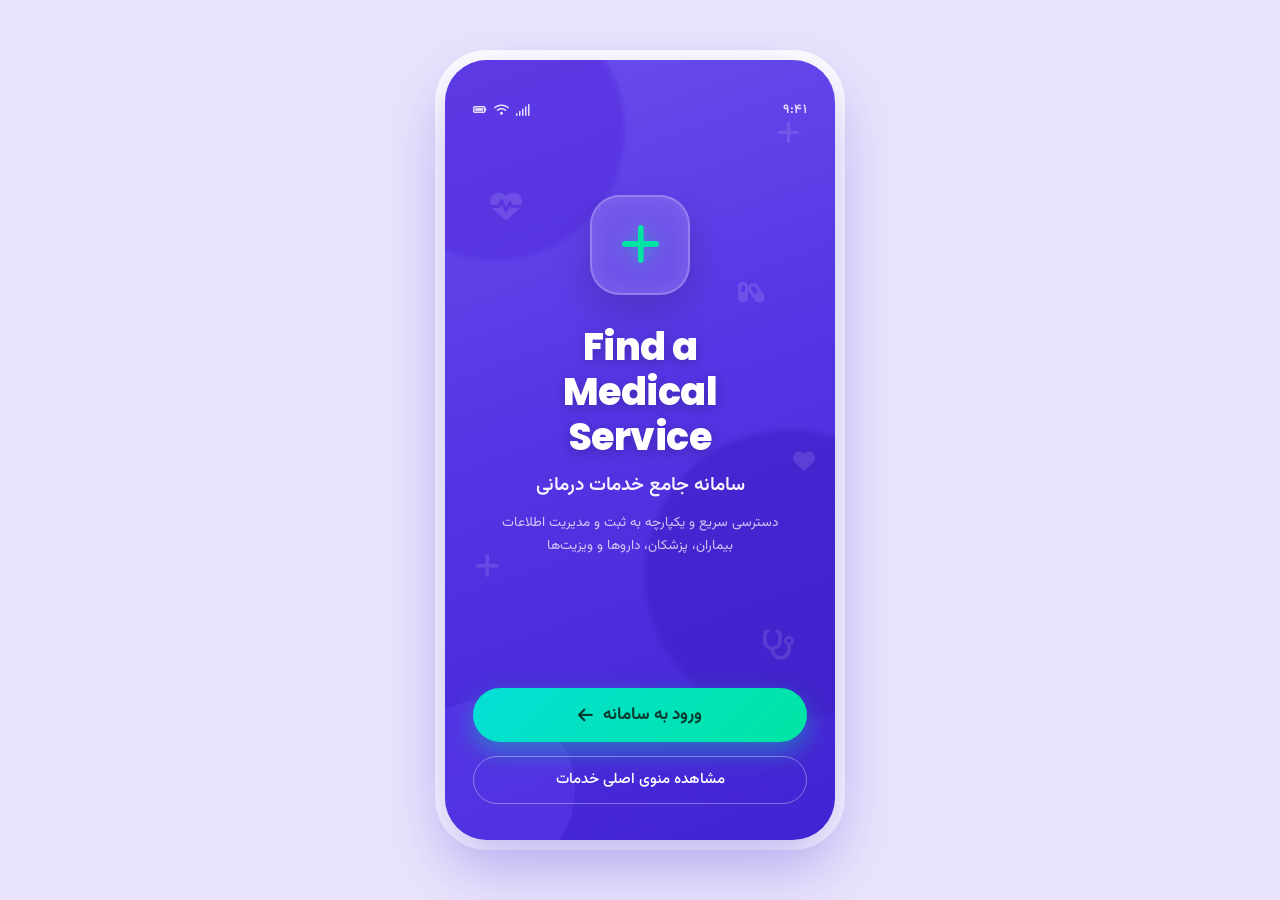
<file: index.html>
<!DOCTYPE html>
<html lang="fa" dir="rtl">
<head>
  <meta charset="UTF-8">
  <meta name="viewport" content="width=device-width, initial-scale=1.0">
  <title>سامانه سلامت | Find a Medical Service</title>
  <!-- Google Fonts: Vazirmatn & Poppins -->
  <link rel="preconnect" href="https://fonts.googleapis.com">
  <link rel="preconnect" href="https://fonts.gstatic.com" crossorigin>
  <link href="https://fonts.googleapis.com/css2?family=Poppins:wght@400;600;700;800&family=Vazirmatn:wght@300;400;500;600;700;800;900&display=swap" rel="stylesheet">
  <!-- Font Awesome Icons -->
  <link rel="stylesheet" href="https://cdnjs.cloudflare.com/ajax/libs/font-awesome/6.4.0/css/all.min.css">
  <style>
    * {
      box-sizing: border-box;
      margin: 0;
      padding: 0;
      font-family: 'Vazirmatn', 'Poppins', sans-serif;
      -webkit-tap-highlight-color: transparent;
    }

    body {
      min-height: 100vh;
      background: #e9e4fc;
      display: flex;
      justify-content: center;
      align-items: center;
      padding: 20px;
      overflow-x: hidden;
    }

    /* شبیه‌ساز فریم موبایل دقیقا مشابه طرح */
    .app-screen {
      position: relative;
      width: 100%;
      max-width: 390px;
      height: 780px;
      max-height: 94vh;
      background: linear-gradient(160deg, #6c4ded 0%, #5434e3 45%, #4223d2 100%);
      border-radius: 42px;
      box-shadow: 0 25px 60px rgba(78, 48, 214, 0.35), 0 0 0 10px #ffffff;
      overflow: hidden;
      display: flex;
      flex-direction: column;
      justify-content: space-between;
      padding: 40px 28px 36px;
      color: #ffffff;
      animation: screenFadeIn 0.8s cubic-bezier(0.16, 1, 0.3, 1) forwards;
    }

    @keyframes screenFadeIn {
      from {
        opacity: 0;
        transform: translateY(24px) scale(0.97);
      }
      to {
        opacity: 1;
        transform: translateY(0) scale(1);
      }
    }

    /* پترن‌های شناور و ارگانیک پس‌زمینه دقیقا مثل عکس */
    .bg-blob {
      position: absolute;
      border-radius: 50%;
      pointer-events: none;
      z-index: 1;
    }

    .blob-1 {
      width: 260px;
      height: 260px;
      background: rgba(84, 45, 222, 0.6);
      top: -60px;
      left: -80px;
      filter: blur(2px);
    }

    .blob-2 {
      width: 290px;
      height: 290px;
      background: rgba(62, 30, 195, 0.55);
      bottom: 120px;
      right: -100px;
      filter: blur(2px);
    }

    .blob-3 {
      width: 180px;
      height: 180px;
      background: rgba(94, 62, 238, 0.45);
      bottom: -40px;
      left: -50px;
    }

    /* آیکون‌های وکتور پزشکی شناور در پس‌زمینه با شفافیت ملایم */
    .medical-watermark {
      position: absolute;
      pointer-events: none;
      z-index: 2;
      color: rgba(255, 255, 255, 0.12);
      transition: all 0.5s ease;
    }

    .wm-1 { top: 60px; right: 35px; font-size: 26px; animation: floatAnim 6s ease-in-out infinite; }
    .wm-2 { top: 130px; left: 45px; font-size: 32px; animation: floatAnim 8s ease-in-out infinite reverse; }
    .wm-3 { top: 220px; right: 70px; font-size: 24px; animation: floatAnim 7s ease-in-out 1s infinite; }
    .wm-4 { bottom: 260px; left: 30px; font-size: 28px; animation: floatAnim 9s ease-in-out 0.5s infinite reverse; }
    .wm-5 { bottom: 180px; right: 40px; font-size: 30px; animation: floatAnim 6.5s ease-in-out 2s infinite; }
    .wm-6 { top: 50%; right: 20px; font-size: 22px; animation: floatAnim 7.5s ease-in-out 1.5s infinite; }

    @keyframes floatAnim {
      0%, 100% { transform: translateY(0) rotate(0deg); }
      50% { transform: translateY(-12px) rotate(6deg); }
    }

    /* نوار وضعیت بالای صفحه */
    .status-bar {
      position: relative;
      z-index: 3;
      display: flex;
      justify-content: space-between;
      align-items: center;
      font-size: 13px;
      font-weight: 600;
      letter-spacing: 0.5px;
      opacity: 0.85;
      font-family: 'Poppins', sans-serif;
    }

    .status-icons {
      display: flex;
      gap: 6px;
      font-size: 12px;
    }

    /* محتوای وسط صفحه */
    .content-center {
      position: relative;
      z-index: 3;
      text-align: center;
      margin-top: auto;
      margin-bottom: auto;
      padding: 20px 0;
    }

    /* نشان درخشان وسط */
    .brand-icon-wrapper {
      position: relative;
      width: 100px;
      height: 100px;
      margin: 0 auto 30px;
      display: flex;
      align-items: center;
      justify-content: center;
      background: rgba(255, 255, 255, 0.12);
      border: 2px solid rgba(255, 255, 255, 0.25);
      border-radius: 30px;
      backdrop-filter: blur(10px);
      box-shadow: 0 15px 35px rgba(0, 0, 0, 0.15), inset 0 0 20px rgba(255, 255, 255, 0.1);
      animation: pulseGlow 3s ease-in-out infinite;
    }

    @keyframes pulseGlow {
      0%, 100% {
        box-shadow: 0 15px 35px rgba(0, 0, 0, 0.15), 0 0 0 0 rgba(0, 229, 163, 0.3);
      }
      50% {
        box-shadow: 0 20px 45px rgba(0, 0, 0, 0.2), 0 0 0 14px rgba(0, 229, 163, 0);
      }
    }

    .brand-icon-wrapper i {
      font-size: 46px;
      color: #00E5A3;
      filter: drop-shadow(0 2px 8px rgba(0, 229, 163, 0.4));
    }

    /* عنوان بزرگ با استایل عکس */
    .title-en {
      font-family: 'Poppins', sans-serif;
      font-size: 38px;
      font-weight: 800;
      line-height: 1.18;
      letter-spacing: -0.5px;
      margin-bottom: 12px;
      color: #ffffff;
      text-shadow: 0 3px 12px rgba(0, 0, 0, 0.2);
    }

    .title-fa {
      font-size: 19px;
      font-weight: 600;
      color: rgba(255, 255, 255, 0.95);
      margin-bottom: 12px;
    }

    .description {
      font-size: 13.5px;
      line-height: 1.7;
      color: rgba(255, 255, 255, 0.75);
      max-width: 290px;
      margin: 0 auto;
      font-weight: 400;
    }

    /* دکمه‌های پایین صفحه دقیقا طبق عکس */
    .actions-footer {
      position: relative;
      z-index: 3;
      display: flex;
      flex-direction: column;
      gap: 14px;
      margin-top: auto;
    }

    .btn-login {
      display: flex;
      align-items: center;
      justify-content: center;
      gap: 10px;
      width: 100%;
      height: 54px;
      background: linear-gradient(135deg, #05DFD7 0%, #00E5A3 100%);
      color: #063c32;
      font-size: 17px;
      font-weight: 700;
      text-decoration: none;
      border-radius: 30px;
      box-shadow: 0 10px 25px rgba(0, 229, 163, 0.38);
      border: none;
      cursor: pointer;
      transition: all 0.3s cubic-bezier(0.16, 1, 0.3, 1);
    }

    .btn-login:hover {
      transform: translateY(-3px) scale(1.02);
      box-shadow: 0 14px 32px rgba(0, 229, 163, 0.5);
      background: linear-gradient(135deg, #26e9e1 0%, #15f0b1 100%);
    }

    .btn-login:active {
      transform: translateY(1px) scale(0.98);
    }

    .btn-create-account {
      display: flex;
      align-items: center;
      justify-content: center;
      width: 100%;
      height: 48px;
      background: transparent;
      color: #ffffff;
      font-size: 15px;
      font-weight: 500;
      text-decoration: none;
      border-radius: 30px;
      border: 1.5px solid rgba(255, 255, 255, 0.35);
      cursor: pointer;
      transition: all 0.25s ease;
    }

    .btn-create-account:hover {
      background: rgba(255, 255, 255, 0.12);
      border-color: rgba(255, 255, 255, 0.7);
      transform: translateY(-2px);
    }

    /* انیمیشن خروج به هنگام کلیک روی ورود */
    .transitioning {
      animation: exitSplash 0.55s cubic-bezier(0.7, 0, 0.84, 0) forwards;
    }

    @keyframes exitSplash {
      0% {
        opacity: 1;
        transform: scale(1);
      }
      100% {
        opacity: 0;
        transform: scale(1.08) translateY(-20px);
      }
    }
  </style>
</head>
<body>

  <!-- صفحه اپلیکیشن با طراحی اختصاصی مشابه تصویر ارسالی -->
  <div class="app-screen" id="splashScreen">
    
    <!-- لکه‌های بنفش پس‌زمینه ارگانیک -->
    <div class="bg-blob blob-1"></div>
    <div class="bg-blob blob-2"></div>
    <div class="bg-blob blob-3"></div>

    <!-- آیکون‌های وکتور شناور -->
    <i class="fas fa-plus medical-watermark wm-1"></i>
    <i class="fas fa-heart-pulse medical-watermark wm-2"></i>
    <i class="fas fa-capsules medical-watermark wm-3"></i>
    <i class="fas fa-plus medical-watermark wm-4"></i>
    <i class="fas fa-stethoscope medical-watermark wm-5"></i>
    <i class="fas fa-heart medical-watermark wm-6"></i>

    <!-- نوار وضعیت بالای صفحه -->
    <div class="status-bar">
      <span>۹:۴۱</span>
      <div class="status-icons">
        <i class="fas fa-signal"></i>
        <i class="fas fa-wifi"></i>
        <i class="fas fa-battery-full"></i>
      </div>
    </div>

    <!-- بخش اصلی وسط صفحه -->
    <div class="content-center">
      <div class="brand-icon-wrapper">
        <i class="fas fa-plus"></i>
      </div>
      
      <h1 class="title-en">Find a<br>Medical<br>Service</h1>
      <h2 class="title-fa">سامانه جامع خدمات درمانی</h2>
      
      <p class="description">
        دسترسی سریع و یکپارچه به ثبت و مدیریت اطلاعات بیماران، پزشکان، داروها و ویزیت‌ها
      </p>
    </div>

    <!-- دکمه‌های ورود و ایجاد حساب -->
    <div class="actions-footer">
      <button class="btn-login" id="enterBtn" onclick="goToMenu()">
        <span>ورود به سامانه</span>
        <i class="fas fa-arrow-left"></i>
      </button>

      <a href="menu.html" class="btn-create-account" onclick="goToMenu(event)">
        مشاهده منوی اصلی خدمات
      </a>
    </div>

  </div>

  <script>
    function goToMenu(e) {
      if(e) e.preventDefault();
      const screen = document.getElementById('splashScreen');
      screen.classList.add('transitioning');
      setTimeout(function() {
        window.location.href = 'menu.html';
      }, 450);
    }
  </script>
</body>
</html>
</file>
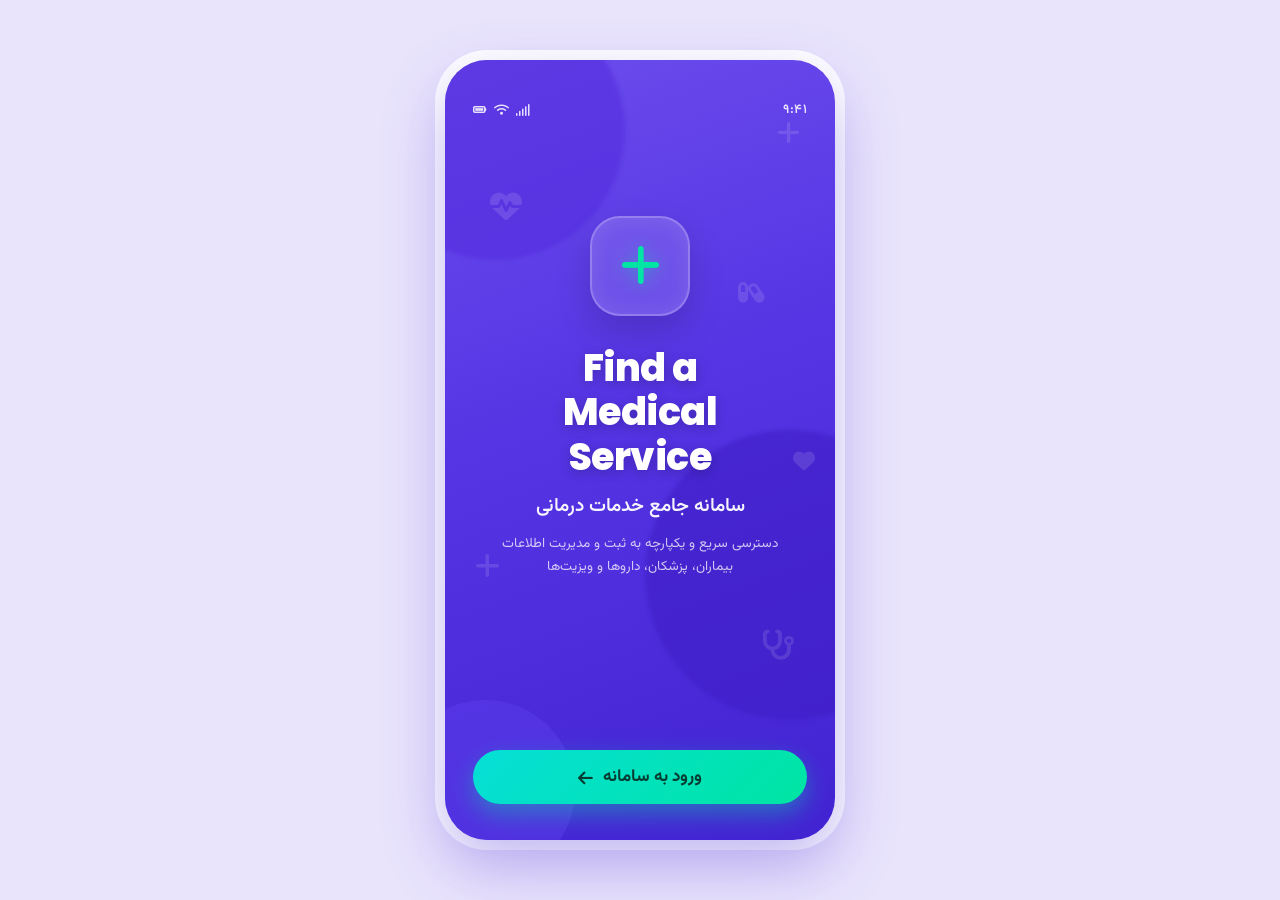
<file: main/index.html>
<!DOCTYPE html>
<html lang="fa" dir="rtl">
<head>
  <meta charset="UTF-8">
  <meta name="viewport" content="width=device-width, initial-scale=1.0">
  <title>سامانه سلامت | Find a Medical Service</title>
  <!-- Google Fonts: Vazirmatn & Poppins -->
  <link rel="preconnect" href="https://fonts.googleapis.com">
  <link rel="preconnect" href="https://fonts.gstatic.com" crossorigin>
  <link href="https://fonts.googleapis.com/css2?family=Poppins:wght@400;600;700;800&family=Vazirmatn:wght@300;400;500;600;700;800;900&display=swap" rel="stylesheet">
  <!-- Font Awesome Icons -->
  <link rel="stylesheet" href="https://cdnjs.cloudflare.com/ajax/libs/font-awesome/6.4.0/css/all.min.css">
  <style>
    * {
      box-sizing: border-box;
      margin: 0;
      padding: 0;
      font-family: 'Vazirmatn', 'Poppins', sans-serif;
      -webkit-tap-highlight-color: transparent;
    }

    body {
      min-height: 100vh;
      background: #e9e4fc;
      display: flex;
      justify-content: center;
      align-items: center;
      padding: 20px;
      overflow-x: hidden;
    }

    /* شبیه‌ساز فریم موبایل دقیقا مشابه طرح */
    .app-screen {
      position: relative;
      width: 100%;
      max-width: 390px;
      height: 780px;
      max-height: 94vh;
      background: linear-gradient(160deg, #6c4ded 0%, #5434e3 45%, #4223d2 100%);
      border-radius: 42px;
      box-shadow: 0 25px 60px rgba(78, 48, 214, 0.35), 0 0 0 10px #ffffff;
      overflow: hidden;
      display: flex;
      flex-direction: column;
      justify-content: space-between;
      padding: 40px 28px 36px;
      color: #ffffff;
      animation: screenFadeIn 0.8s cubic-bezier(0.16, 1, 0.3, 1) forwards;
    }

    @keyframes screenFadeIn {
      from {
        opacity: 0;
        transform: translateY(24px) scale(0.97);
      }
      to {
        opacity: 1;
        transform: translateY(0) scale(1);
      }
    }

    /* پترن‌های شناور و ارگانیک پس‌زمینه دقیقا مثل عکس */
    .bg-blob {
      position: absolute;
      border-radius: 50%;
      pointer-events: none;
      z-index: 1;
    }

    .blob-1 {
      width: 260px;
      height: 260px;
      background: rgba(84, 45, 222, 0.6);
      top: -60px;
      left: -80px;
      filter: blur(2px);
    }

    .blob-2 {
      width: 290px;
      height: 290px;
      background: rgba(62, 30, 195, 0.55);
      bottom: 120px;
      right: -100px;
      filter: blur(2px);
    }

    .blob-3 {
      width: 180px;
      height: 180px;
      background: rgba(94, 62, 238, 0.45);
      bottom: -40px;
      left: -50px;
    }

    /* آیکون‌های وکتور پزشکی شناور در پس‌زمینه با شفافیت ملایم */
    .medical-watermark {
      position: absolute;
      pointer-events: none;
      z-index: 2;
      color: rgba(255, 255, 255, 0.12);
      transition: all 0.5s ease;
    }

    .wm-1 { top: 60px; right: 35px; font-size: 26px; animation: floatAnim 6s ease-in-out infinite; }
    .wm-2 { top: 130px; left: 45px; font-size: 32px; animation: floatAnim 8s ease-in-out infinite reverse; }
    .wm-3 { top: 220px; right: 70px; font-size: 24px; animation: floatAnim 7s ease-in-out 1s infinite; }
    .wm-4 { bottom: 260px; left: 30px; font-size: 28px; animation: floatAnim 9s ease-in-out 0.5s infinite reverse; }
    .wm-5 { bottom: 180px; right: 40px; font-size: 30px; animation: floatAnim 6.5s ease-in-out 2s infinite; }
    .wm-6 { top: 50%; right: 20px; font-size: 22px; animation: floatAnim 7.5s ease-in-out 1.5s infinite; }

    @keyframes floatAnim {
      0%, 100% { transform: translateY(0) rotate(0deg); }
      50% { transform: translateY(-12px) rotate(6deg); }
    }

    /* نوار وضعیت بالای صفحه */
    .status-bar {
      position: relative;
      z-index: 3;
      display: flex;
      justify-content: space-between;
      align-items: center;
      font-size: 13px;
      font-weight: 600;
      letter-spacing: 0.5px;
      opacity: 0.85;
      font-family: 'Poppins', sans-serif;
    }

    .status-icons {
      display: flex;
      gap: 6px;
      font-size: 12px;
    }

    /* محتوای وسط صفحه */
    .content-center {
      position: relative;
      z-index: 3;
      text-align: center;
      margin-top: auto;
      margin-bottom: auto;
      padding: 20px 0;
    }

    /* نشان درخشان وسط */
    .brand-icon-wrapper {
      position: relative;
      width: 100px;
      height: 100px;
      margin: 0 auto 30px;
      display: flex;
      align-items: center;
      justify-content: center;
      background: rgba(255, 255, 255, 0.12);
      border: 2px solid rgba(255, 255, 255, 0.25);
      border-radius: 30px;
      backdrop-filter: blur(10px);
      box-shadow: 0 15px 35px rgba(0, 0, 0, 0.15), inset 0 0 20px rgba(255, 255, 255, 0.1);
      animation: pulseGlow 3s ease-in-out infinite;
    }

    @keyframes pulseGlow {
      0%, 100% {
        box-shadow: 0 15px 35px rgba(0, 0, 0, 0.15), 0 0 0 0 rgba(0, 229, 163, 0.3);
      }
      50% {
        box-shadow: 0 20px 45px rgba(0, 0, 0, 0.2), 0 0 0 14px rgba(0, 229, 163, 0);
      }
    }

    .brand-icon-wrapper i {
      font-size: 46px;
      color: #00E5A3;
      filter: drop-shadow(0 2px 8px rgba(0, 229, 163, 0.4));
    }

    /* عنوان بزرگ با استایل عکس */
    .title-en {
      font-family: 'Poppins', sans-serif;
      font-size: 38px;
      font-weight: 800;
      line-height: 1.18;
      letter-spacing: -0.5px;
      margin-bottom: 12px;
      color: #ffffff;
      text-shadow: 0 3px 12px rgba(0, 0, 0, 0.2);
    }

    .title-fa {
      font-size: 19px;
      font-weight: 600;
      color: rgba(255, 255, 255, 0.95);
      margin-bottom: 12px;
    }

    .description {
      font-size: 13.5px;
      line-height: 1.7;
      color: rgba(255, 255, 255, 0.75);
      max-width: 290px;
      margin: 0 auto;
      font-weight: 400;
    }

    /* دکمه‌های پایین صفحه دقیقا طبق عکس */
    .actions-footer {
      position: relative;
      z-index: 3;
      display: flex;
      flex-direction: column;
      gap: 14px;
      margin-top: auto;
    }

    .btn-login {
      display: flex;
      align-items: center;
      justify-content: center;
      gap: 10px;
      width: 100%;
      height: 54px;
      background: linear-gradient(135deg, #05DFD7 0%, #00E5A3 100%);
      color: #063c32;
      font-size: 17px;
      font-weight: 700;
      text-decoration: none;
      border-radius: 30px;
      box-shadow: 0 10px 25px rgba(0, 229, 163, 0.38);
      border: none;
      cursor: pointer;
      transition: all 0.3s cubic-bezier(0.16, 1, 0.3, 1);
    }

    .btn-login:hover {
      transform: translateY(-3px) scale(1.02);
      box-shadow: 0 14px 32px rgba(0, 229, 163, 0.5);
      background: linear-gradient(135deg, #26e9e1 0%, #15f0b1 100%);
    }

    .btn-login:active {
      transform: translateY(1px) scale(0.98);
    }


    /* انیمیشن خروج به هنگام کلیک روی ورود */
    .transitioning {
      animation: exitSplash 0.55s cubic-bezier(0.7, 0, 0.84, 0) forwards;
    }

    @keyframes exitSplash {
      0% {
        opacity: 1;
        transform: scale(1);
      }
      100% {
        opacity: 0;
        transform: scale(1.08) translateY(-20px);
      }
    }
  </style>
</head>
<body>

  <!-- صفحه اپلیکیشن با طراحی اختصاصی مشابه تصویر ارسالی -->
  <div class="app-screen" id="splashScreen">
    
    <!-- لکه‌های بنفش پس‌زمینه ارگانیک -->
    <div class="bg-blob blob-1"></div>
    <div class="bg-blob blob-2"></div>
    <div class="bg-blob blob-3"></div>

    <!-- آیکون‌های وکتور شناور -->
    <i class="fas fa-plus medical-watermark wm-1"></i>
    <i class="fas fa-heart-pulse medical-watermark wm-2"></i>
    <i class="fas fa-capsules medical-watermark wm-3"></i>
    <i class="fas fa-plus medical-watermark wm-4"></i>
    <i class="fas fa-stethoscope medical-watermark wm-5"></i>
    <i class="fas fa-heart medical-watermark wm-6"></i>

    <!-- نوار وضعیت بالای صفحه -->
    <div class="status-bar">
      <span>۹:۴۱</span>
      <div class="status-icons">
        <i class="fas fa-signal"></i>
        <i class="fas fa-wifi"></i>
        <i class="fas fa-battery-full"></i>
      </div>
    </div>

    <!-- بخش اصلی وسط صفحه -->
    <div class="content-center">
      <div class="brand-icon-wrapper">
        <i class="fas fa-plus"></i>
      </div>
      
      <h1 class="title-en">Find a<br>Medical<br>Service</h1>
      <h2 class="title-fa">سامانه جامع خدمات درمانی</h2>
      
      <p class="description">
        دسترسی سریع و یکپارچه به ثبت و مدیریت اطلاعات بیماران، پزشکان، داروها و ویزیت‌ها
      </p>
    </div>

    <!-- دکمه‌های ورود و ایجاد حساب -->
    <div class="actions-footer">
      <button class="btn-login" id="enterBtn" onclick="goToMenu()">
        <span>ورود به سامانه</span>
        <i class="fas fa-arrow-left"></i>
      </button>

    </div>

  </div>

  <script>
    function goToMenu(e) {
      if(e) e.preventDefault();
      const screen = document.getElementById('splashScreen');
      screen.classList.add('transitioning');
      setTimeout(function() {
        window.location.href = 'menu.html';
      }, 450);
    }
  </script>
</body>
</html>
</file>
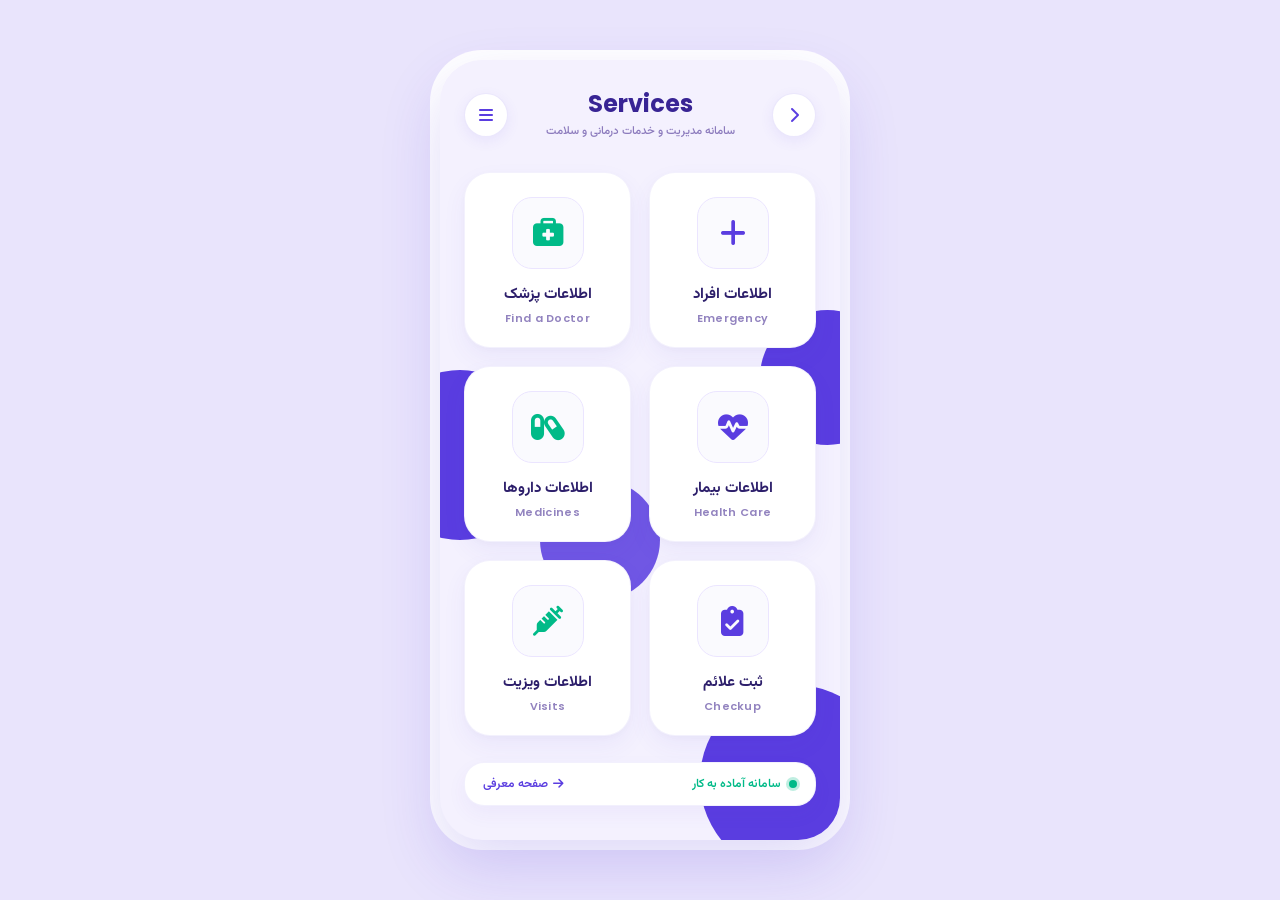
<file: menu.html>
<!DOCTYPE html>
<html lang="fa" dir="rtl">
<head>
  <meta charset="UTF-8">
  <meta name="viewport" content="width=device-width, initial-scale=1.0">
  <title>خدمات سامانه | Services</title>
  <!-- Google Fonts: Vazirmatn & Poppins -->
  <link rel="preconnect" href="https://fonts.googleapis.com">
  <link rel="preconnect" href="https://fonts.gstatic.com" crossorigin>
  <link href="https://fonts.googleapis.com/css2?family=Poppins:wght@400;600;700;800&family=Vazirmatn:wght@300;400;500;600;700;800;900&display=swap" rel="stylesheet">
  <!-- Font Awesome 6 Icons -->
  <link rel="stylesheet" href="https://cdnjs.cloudflare.com/ajax/libs/font-awesome/6.4.0/css/all.min.css">
  <style>
    * {
      box-sizing: border-box;
      margin: 0;
      padding: 0;
      font-family: 'Vazirmatn', 'Poppins', sans-serif;
      -webkit-tap-highlight-color: transparent;
    }

    body {
      min-height: 100vh;
      background: #e9e4fc;
      display: flex;
      justify-content: center;
      align-items: center;
      padding: 20px;
      overflow-x: hidden;
    }

    /* فریم اپلیکیشن دقیقا مشابه صفحه دوم عکس ارسالی */
    .app-screen {
      position: relative;
      width: 100%;
      max-width: 400px;
      min-height: 780px;
      background: #F4F1FE;
      border-radius: 42px;
      box-shadow: 0 25px 60px rgba(78, 48, 214, 0.18), 0 0 0 10px #ffffff;
      overflow: hidden;
      display: flex;
      flex-direction: column;
      padding: 30px 24px 34px;
      color: #2D1F6B;
      animation: fadeIn 0.6s ease-out forwards;
    }

    @keyframes fadeIn {
      from {
        opacity: 0;
        transform: translateY(18px);
      }
      to {
        opacity: 1;
        transform: translateY(0);
      }
    }

    /* لکه‌های بزرگ بنفش ارگانیک پشت کارت‌ها دقیقا مشابه تصویر ارسالی */
    .purple-blob {
      position: absolute;
      border-radius: 50%;
      background: #5A3DE0;
      z-index: 1;
      pointer-events: none;
    }

    .blob-left {
      width: 170px;
      height: 170px;
      left: -65px;
      top: 310px;
    }

    .blob-right-mid {
      width: 135px;
      height: 135px;
      right: -55px;
      top: 250px;
    }

    .blob-right-bottom {
      width: 190px;
      height: 190px;
      right: -50px;
      bottom: -35px;
    }

    .blob-center-subtle {
      width: 120px;
      height: 120px;
      left: 100px;
      top: 420px;
      opacity: 0.85;
    }

    /* نوار هدر بالای صفحه */
    .app-header {
      position: relative;
      z-index: 3;
      display: flex;
      justify-content: space-between;
      align-items: center;
      margin-bottom: 24px;
    }

    .header-btn {
      width: 44px;
      height: 44px;
      border-radius: 50%;
      background: #ffffff;
      border: 1px solid rgba(90, 61, 224, 0.12);
      display: flex;
      align-items: center;
      justify-content: center;
      color: #5A3DE0;
      font-size: 16px;
      text-decoration: none;
      box-shadow: 0 4px 14px rgba(90, 61, 224, 0.08);
      transition: all 0.25s ease;
      cursor: pointer;
    }

    .header-btn:hover {
      background: #5A3DE0;
      color: #ffffff;
      transform: scale(1.06);
    }

    .header-title-box {
      text-align: center;
    }

    .header-title-box h1 {
      font-family: 'Poppins', sans-serif;
      font-size: 24px;
      font-weight: 700;
      color: #382494;
      line-height: 1.2;
    }

    .header-title-box p {
      font-size: 11.5px;
      color: #8C7BBD;
      margin-top: 4px;
      font-weight: 500;
    }

    /* گرید کارت‌های خدمات به شکل ۲ ستونه دقیقا مشابه عکس */
    .services-grid {
      position: relative;
      z-index: 3;
      display: grid;
      grid-template-columns: repeat(2, 1fr);
      gap: 18px;
      margin-top: 8px;
    }

    .service-card {
      background: #ffffff;
      border-radius: 26px;
      padding: 24px 14px 20px;
      text-align: center;
      text-decoration: none;
      display: flex;
      flex-direction: column;
      align-items: center;
      justify-content: center;
      box-shadow: 0 10px 25px rgba(90, 61, 224, 0.06), 0 2px 6px rgba(0, 0, 0, 0.02);
      border: 1px solid rgba(90, 61, 224, 0.07);
      transition: all 0.3s cubic-bezier(0.16, 1, 0.3, 1);
      cursor: pointer;
      position: relative;
      overflow: hidden;
    }

    .service-card:hover {
      transform: translateY(-6px);
      box-shadow: 0 18px 38px rgba(90, 61, 224, 0.16);
      border-color: rgba(90, 61, 224, 0.25);
    }

    .service-card:active {
      transform: translateY(-2px);
    }

    /* قاب آیکون با خطوط فانتزی پزشکی مشابه عکس */
    .card-icon-box {
      width: 72px;
      height: 72px;
      border-radius: 20px;
      background: #FAFAFE;
      border: 1.5px solid #EBE5FF;
      display: flex;
      align-items: center;
      justify-content: center;
      margin-bottom: 14px;
      transition: all 0.3s ease;
    }

    .service-card:hover .card-icon-box {
      background: #F1EDFF;
      border-color: #5A3DE0;
      transform: scale(1.08);
    }

    .card-icon-box i {
      font-size: 30px;
      color: #5A3DE0;
      transition: all 0.3s ease;
    }

    .card-icon-box.mint i {
      color: #00BA88;
    }
    .service-card:hover .card-icon-box.mint {
      border-color: #00BA88;
      background: #E8FAF4;
    }

    .card-title {
      font-size: 15px;
      font-weight: 700;
      color: #2D1F6B;
      margin-bottom: 4px;
      transition: color 0.25s ease;
    }

    .service-card:hover .card-title {
      color: #5A3DE0;
    }

    .card-subtext {
      font-family: 'Poppins', sans-serif;
      font-size: 11px;
      font-weight: 600;
      color: #9283BF;
      letter-spacing: 0.3px;
    }

    /* نوار وضعیت پایین کارت‌ها */
    .quick-status-bar {
      position: relative;
      z-index: 3;
      margin-top: 26px;
      background: #ffffff;
      border-radius: 20px;
      padding: 12px 18px;
      display: flex;
      align-items: center;
      justify-content: space-between;
      box-shadow: 0 8px 20px rgba(90, 61, 224, 0.05);
      border: 1px solid rgba(90, 61, 224, 0.08);
    }

    .quick-status-bar .db-badge {
      display: flex;
      align-items: center;
      gap: 8px;
      font-size: 12px;
      font-weight: 600;
      color: #00BA88;
    }

    .db-badge-dot {
      width: 8px;
      height: 8px;
      border-radius: 50%;
      background: #00BA88;
      box-shadow: 0 0 0 3px rgba(0, 186, 136, 0.25);
    }

    .return-link {
      font-size: 12px;
      color: #5A3DE0;
      text-decoration: none;
      font-weight: 600;
      display: flex;
      align-items: center;
      gap: 5px;
    }

    .return-link:hover {
      text-decoration: underline;
    }
  </style>
</head>
<body>

  <div class="app-screen">
    
    <!-- لکه‌های بنفش پس‌زمینه دقیقا مشابه طرح -->
    <div class="purple-blob blob-left"></div>
    <div class="purple-blob blob-right-mid"></div>
    <div class="purple-blob blob-right-bottom"></div>
    <div class="purple-blob blob-center-subtle"></div>

    <!-- هدر اپلیکیشن -->
    <header class="app-header">
      <!-- دکمه بازگشت به صفحه خوش‌آمدگویی انیمیشنی -->
      <a href="index.html" class="header-btn" title="صفحه ورود">
        <i class="fas fa-chevron-right"></i>
      </a>

      <div class="header-title-box">
        <h1>Services</h1>
        <p>سامانه مدیریت و خدمات درمانی و سلامت</p>
      </div>

      <!-- دکمه منوی کشویی / اطلاعات -->
      <a href="index.html" class="header-btn" title="منو">
        <i class="fas fa-bars"></i>
      </a>
    </header>

    <!-- گرید خدمات در قالب ۶ کارت استاندارد -->
    <main class="services-grid">

      <!-- ۱. ثبت اطلاعات افراد (Emergency Cross) -->
      <a href="person.php" class="service-card">
        <div class="card-icon-box">
          <i class="fas fa-plus"></i>
        </div>
        <span class="card-title">اطلاعات افراد</span>
        <span class="card-subtext">Emergency</span>
      </a>

      <!-- ۲. ثبت اطلاعات پزشک (Medical Kit / Doctor) -->
      <a href="doctor.php" class="service-card">
        <div class="card-icon-box mint">
          <i class="fas fa-briefcase-medical"></i>
        </div>
        <span class="card-title">اطلاعات پزشک</span>
        <span class="card-subtext">Find a Doctor</span>
      </a>

      <!-- ۳. ثبت اطلاعات بیمار (Heart Health Care) -->
      <a href="patient.php" class="service-card">
        <div class="card-icon-box">
          <i class="fas fa-heart-pulse"></i>
        </div>
        <span class="card-title">اطلاعات بیمار</span>
        <span class="card-subtext">Health Care</span>
      </a>

      <!-- ۴. ثبت اطلاعات داروها (Pills / Medicines) -->
      <a href="medicine.php" class="service-card">
        <div class="card-icon-box mint">
          <i class="fas fa-capsules"></i>
        </div>
        <span class="card-title">اطلاعات داروها</span>
        <span class="card-subtext">Medicines</span>
      </a>

      <!-- ۵. ثبت اطلاعات علائم (Checkup / Symptoms) -->
      <a href="healthstatue.php" class="service-card">
        <div class="card-icon-box">
          <i class="fas fa-clipboard-check"></i>
        </div>
        <span class="card-title">ثبت علائم</span>
        <span class="card-subtext">Checkup</span>
      </a>

      <!-- ۶. ثبت اطلاعات ویزیت (Syringe / Visits) -->
      <a href="visit.php" class="service-card">
        <div class="card-icon-box mint">
          <i class="fas fa-syringe"></i>
        </div>
        <span class="card-title">اطلاعات ویزیت</span>
        <span class="card-subtext">Visits</span>
      </a>

    </main>

    <!-- فوتر سریع -->
    <div class="quick-status-bar">
      <div class="db-badge">
        <div class="db-badge-dot"></div>
        <span>سامانه آماده به کار</span>
      </div>
      <a href="index.html" class="return-link">
        <i class="fas fa-arrow-right"></i>
        صفحه معرفی
      </a>
    </div>

  </div>

</body>
</html>
</file>
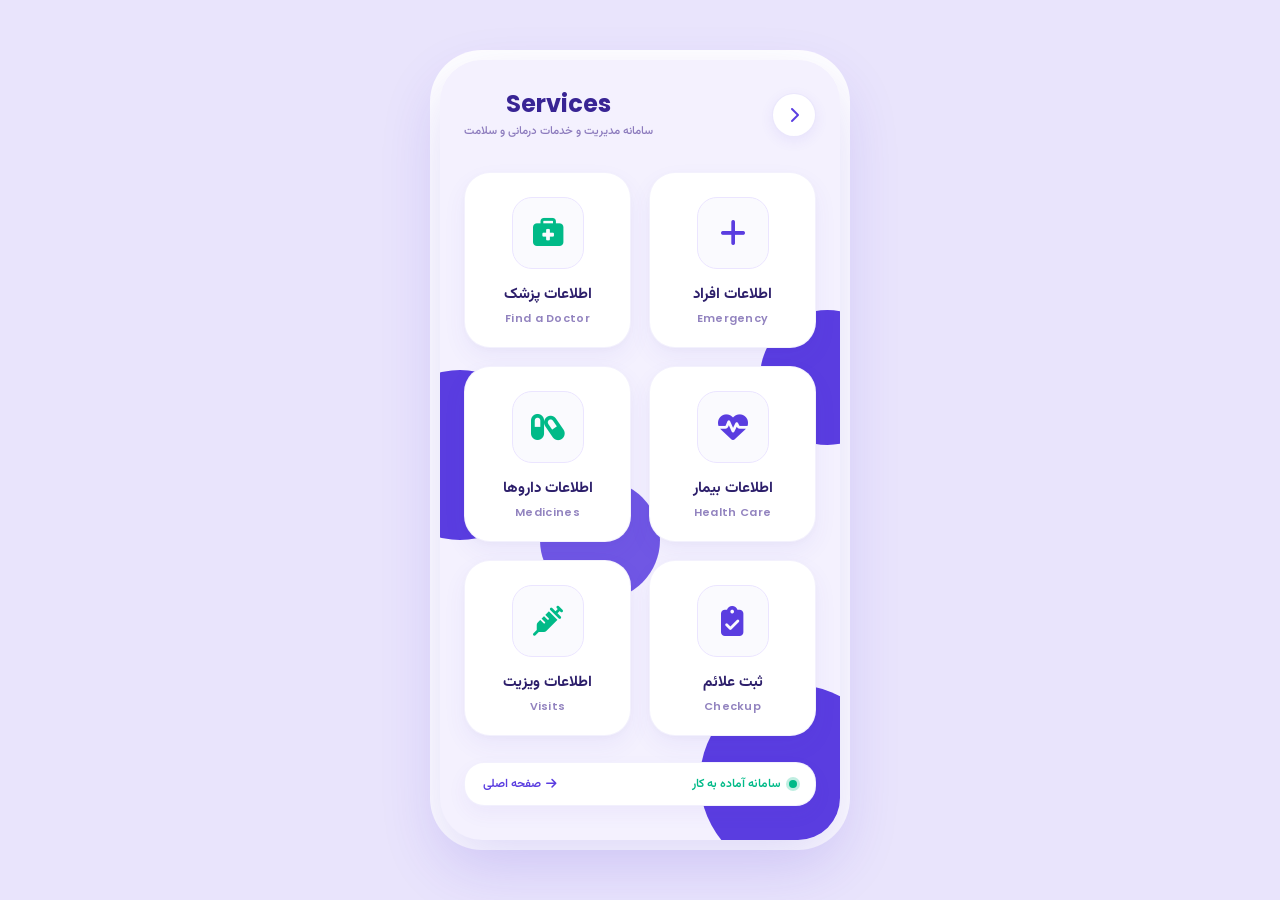
<file: main/menu.html>
<!DOCTYPE html>
<html lang="fa" dir="rtl">
<head>
  <meta charset="UTF-8">
  <meta name="viewport" content="width=device-width, initial-scale=1.0">
  <title>خدمات سامانه | Services</title>
  <!-- Google Fonts: Vazirmatn & Poppins -->
  <link rel="preconnect" href="https://fonts.googleapis.com">
  <link rel="preconnect" href="https://fonts.gstatic.com" crossorigin>
  <link href="https://fonts.googleapis.com/css2?family=Poppins:wght@400;600;700;800&family=Vazirmatn:wght@300;400;500;600;700;800;900&display=swap" rel="stylesheet">
  <!-- Font Awesome 6 Icons -->
  <link rel="stylesheet" href="https://cdnjs.cloudflare.com/ajax/libs/font-awesome/6.4.0/css/all.min.css">
  <style>
    * {
      box-sizing: border-box;
      margin: 0;
      padding: 0;
      font-family: 'Vazirmatn', 'Poppins', sans-serif;
      -webkit-tap-highlight-color: transparent;
    }

    body {
      min-height: 100vh;
      background: #e9e4fc;
      display: flex;
      justify-content: center;
      align-items: center;
      padding: 20px;
      overflow-x: hidden;
    }

    /* فریم اپلیکیشن دقیقا مشابه صفحه دوم عکس ارسالی */
    .app-screen {
      position: relative;
      width: 100%;
      max-width: 400px;
      min-height: 780px;
      background: #F4F1FE;
      border-radius: 42px;
      box-shadow: 0 25px 60px rgba(78, 48, 214, 0.18), 0 0 0 10px #ffffff;
      overflow: hidden;
      display: flex;
      flex-direction: column;
      padding: 30px 24px 34px;
      color: #2D1F6B;
      animation: fadeIn 0.6s ease-out forwards;
    }

    @keyframes fadeIn {
      from {
        opacity: 0;
        transform: translateY(18px);
      }
      to {
        opacity: 1;
        transform: translateY(0);
      }
    }

    /* لکه‌های بزرگ بنفش ارگانیک پشت کارت‌ها دقیقا مشابه تصویر ارسالی */
    .purple-blob {
      position: absolute;
      border-radius: 50%;
      background: #5A3DE0;
      z-index: 1;
      pointer-events: none;
    }

    .blob-left {
      width: 170px;
      height: 170px;
      left: -65px;
      top: 310px;
    }

    .blob-right-mid {
      width: 135px;
      height: 135px;
      right: -55px;
      top: 250px;
    }

    .blob-right-bottom {
      width: 190px;
      height: 190px;
      right: -50px;
      bottom: -35px;
    }

    .blob-center-subtle {
      width: 120px;
      height: 120px;
      left: 100px;
      top: 420px;
      opacity: 0.85;
    }

    /* نوار هدر بالای صفحه */
    .app-header {
      position: relative;
      z-index: 3;
      display: flex;
      justify-content: space-between;
      align-items: center;
      margin-bottom: 24px;
    }

    .header-btn {
      width: 44px;
      height: 44px;
      border-radius: 50%;
      background: #ffffff;
      border: 1px solid rgba(90, 61, 224, 0.12);
      display: flex;
      align-items: center;
      justify-content: center;
      color: #5A3DE0;
      font-size: 16px;
      text-decoration: none;
      box-shadow: 0 4px 14px rgba(90, 61, 224, 0.08);
      transition: all 0.25s ease;
      cursor: pointer;
    }

    .header-btn:hover {
      background: #5A3DE0;
      color: #ffffff;
      transform: scale(1.06);
    }

    .header-title-box {
      text-align: center;
    }

    .header-title-box h1 {
      font-family: 'Poppins', sans-serif;
      font-size: 24px;
      font-weight: 700;
      color: #382494;
      line-height: 1.2;
    }

    .header-title-box p {
      font-size: 11.5px;
      color: #8C7BBD;
      margin-top: 4px;
      font-weight: 500;
    }

    /* گرید کارت‌های خدمات به شکل ۲ ستونه دقیقا مشابه عکس */
    .services-grid {
      position: relative;
      z-index: 3;
      display: grid;
      grid-template-columns: repeat(2, 1fr);
      gap: 18px;
      margin-top: 8px;
    }

    .service-card {
      background: #ffffff;
      border-radius: 26px;
      padding: 24px 14px 20px;
      text-align: center;
      text-decoration: none;
      display: flex;
      flex-direction: column;
      align-items: center;
      justify-content: center;
      box-shadow: 0 10px 25px rgba(90, 61, 224, 0.06), 0 2px 6px rgba(0, 0, 0, 0.02);
      border: 1px solid rgba(90, 61, 224, 0.07);
      transition: all 0.3s cubic-bezier(0.16, 1, 0.3, 1);
      cursor: pointer;
      position: relative;
      overflow: hidden;
    }

    .service-card:hover {
      transform: translateY(-6px);
      box-shadow: 0 18px 38px rgba(90, 61, 224, 0.16);
      border-color: rgba(90, 61, 224, 0.25);
    }

    .service-card:active {
      transform: translateY(-2px);
    }

    /* قاب آیکون با خطوط فانتزی پزشکی مشابه عکس */
    .card-icon-box {
      width: 72px;
      height: 72px;
      border-radius: 20px;
      background: #FAFAFE;
      border: 1.5px solid #EBE5FF;
      display: flex;
      align-items: center;
      justify-content: center;
      margin-bottom: 14px;
      transition: all 0.3s ease;
    }

    .service-card:hover .card-icon-box {
      background: #F1EDFF;
      border-color: #5A3DE0;
      transform: scale(1.08);
    }

    .card-icon-box i {
      font-size: 30px;
      color: #5A3DE0;
      transition: all 0.3s ease;
    }

    .card-icon-box.mint i {
      color: #00BA88;
    }
    .service-card:hover .card-icon-box.mint {
      border-color: #00BA88;
      background: #E8FAF4;
    }

    .card-title {
      font-size: 15px;
      font-weight: 700;
      color: #2D1F6B;
      margin-bottom: 4px;
      transition: color 0.25s ease;
    }

    .service-card:hover .card-title {
      color: #5A3DE0;
    }

    .card-subtext {
      font-family: 'Poppins', sans-serif;
      font-size: 11px;
      font-weight: 600;
      color: #9283BF;
      letter-spacing: 0.3px;
    }

    /* نوار وضعیت پایین کارت‌ها */
    .quick-status-bar {
      position: relative;
      z-index: 3;
      margin-top: 26px;
      background: #ffffff;
      border-radius: 20px;
      padding: 12px 18px;
      display: flex;
      align-items: center;
      justify-content: space-between;
      box-shadow: 0 8px 20px rgba(90, 61, 224, 0.05);
      border: 1px solid rgba(90, 61, 224, 0.08);
    }

    .quick-status-bar .db-badge {
      display: flex;
      align-items: center;
      gap: 8px;
      font-size: 12px;
      font-weight: 600;
      color: #00BA88;
    }

    .db-badge-dot {
      width: 8px;
      height: 8px;
      border-radius: 50%;
      background: #00BA88;
      box-shadow: 0 0 0 3px rgba(0, 186, 136, 0.25);
    }

    .return-link {
      font-size: 12px;
      color: #5A3DE0;
      text-decoration: none;
      font-weight: 600;
      display: flex;
      align-items: center;
      gap: 5px;
    }

    .return-link:hover {
      text-decoration: underline;
    }
  </style>
</head>
<body>

  <div class="app-screen">
    
    <!-- لکه‌های بنفش پس‌زمینه دقیقا مشابه طرح -->
    <div class="purple-blob blob-left"></div>
    <div class="purple-blob blob-right-mid"></div>
    <div class="purple-blob blob-right-bottom"></div>
    <div class="purple-blob blob-center-subtle"></div>

    <!-- هدر اپلیکیشن -->
    <header class="app-header">
      <!-- دکمه بازگشت به صفحه خوش‌آمدگویی انیمیشنی -->
      <a href="index.html" class="header-btn" title="صفحه ورود">
        <i class="fas fa-chevron-right"></i>
      </a>

      <div class="header-title-box">
        <h1>Services</h1>
        <p>سامانه مدیریت و خدمات درمانی و سلامت</p>
      </div>

    </header>

    <!-- گرید خدمات در قالب ۶ کارت استاندارد -->
    <main class="services-grid">

      <!-- ۱. ثبت اطلاعات افراد (Emergency Cross) -->
      <a href="person.php" class="service-card">
        <div class="card-icon-box">
          <i class="fas fa-plus"></i>
        </div>
        <span class="card-title">اطلاعات افراد</span>
        <span class="card-subtext">Emergency</span>
      </a>

      <!-- ۲. ثبت اطلاعات پزشک (Medical Kit / Doctor) -->
      <a href="doctor.php" class="service-card">
        <div class="card-icon-box mint">
          <i class="fas fa-briefcase-medical"></i>
        </div>
        <span class="card-title">اطلاعات پزشک</span>
        <span class="card-subtext">Find a Doctor</span>
      </a>

      <!-- ۳. ثبت اطلاعات بیمار (Heart Health Care) -->
      <a href="patient.php" class="service-card">
        <div class="card-icon-box">
          <i class="fas fa-heart-pulse"></i>
        </div>
        <span class="card-title">اطلاعات بیمار</span>
        <span class="card-subtext">Health Care</span>
      </a>

      <!-- ۴. ثبت اطلاعات داروها (Pills / Medicines) -->
      <a href="medicine.php" class="service-card">
        <div class="card-icon-box mint">
          <i class="fas fa-capsules"></i>
        </div>
        <span class="card-title">اطلاعات داروها</span>
        <span class="card-subtext">Medicines</span>
      </a>

      <!-- ۵. ثبت اطلاعات علائم (Checkup / Symptoms) -->
      <a href="healthstatue.php" class="service-card">
        <div class="card-icon-box">
          <i class="fas fa-clipboard-check"></i>
        </div>
        <span class="card-title">ثبت علائم</span>
        <span class="card-subtext">Checkup</span>
      </a>

      <!-- ۶. ثبت اطلاعات ویزیت (Syringe / Visits) -->
      <a href="visit.php" class="service-card">
        <div class="card-icon-box mint">
          <i class="fas fa-syringe"></i>
        </div>
        <span class="card-title">اطلاعات ویزیت</span>
        <span class="card-subtext">Visits</span>
      </a>

    </main>

    <!-- فوتر سریع -->
    <div class="quick-status-bar">
      <div class="db-badge">
        <div class="db-badge-dot"></div>
        <span>سامانه آماده به کار</span>
      </div>
      <a href="index.html" class="return-link">
        <i class="fas fa-arrow-right"></i>
        صفحه اصلی
      </a>
    </div>

  </div>

</body>
</html>
</file>
